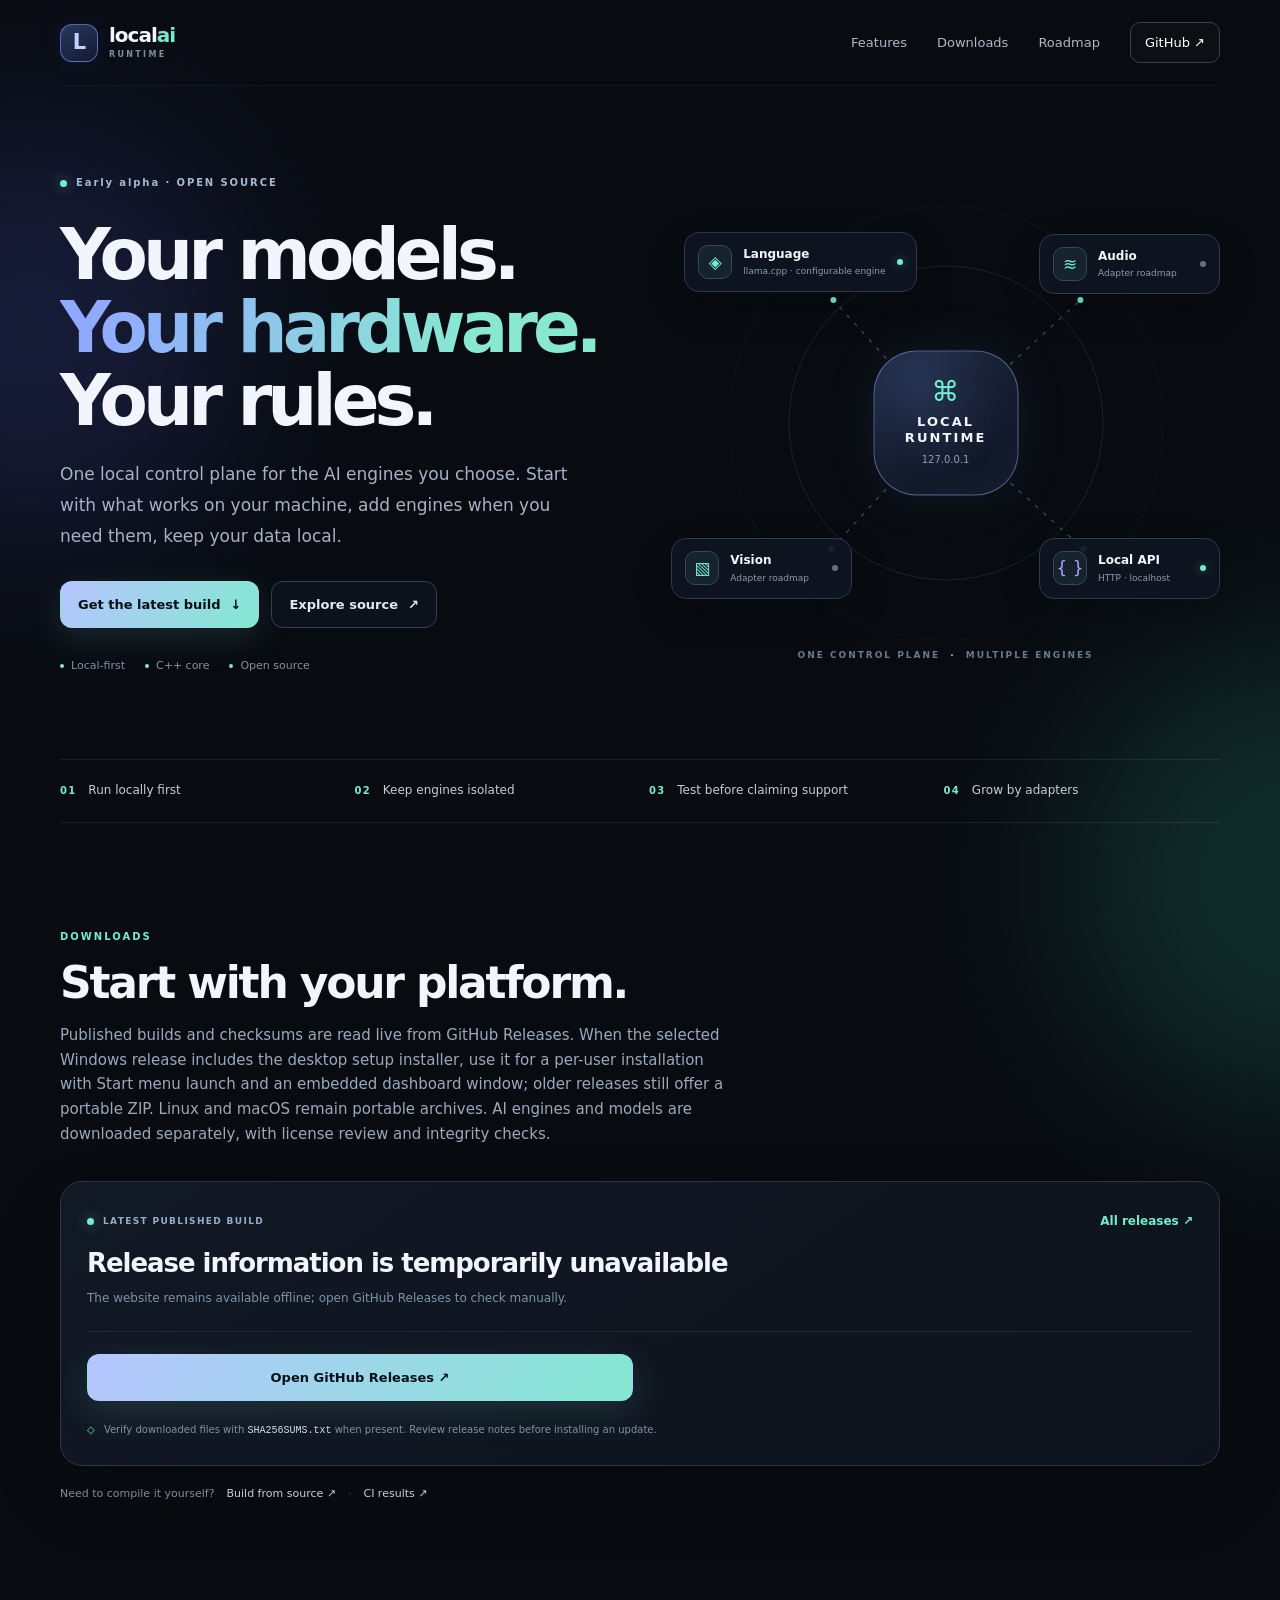
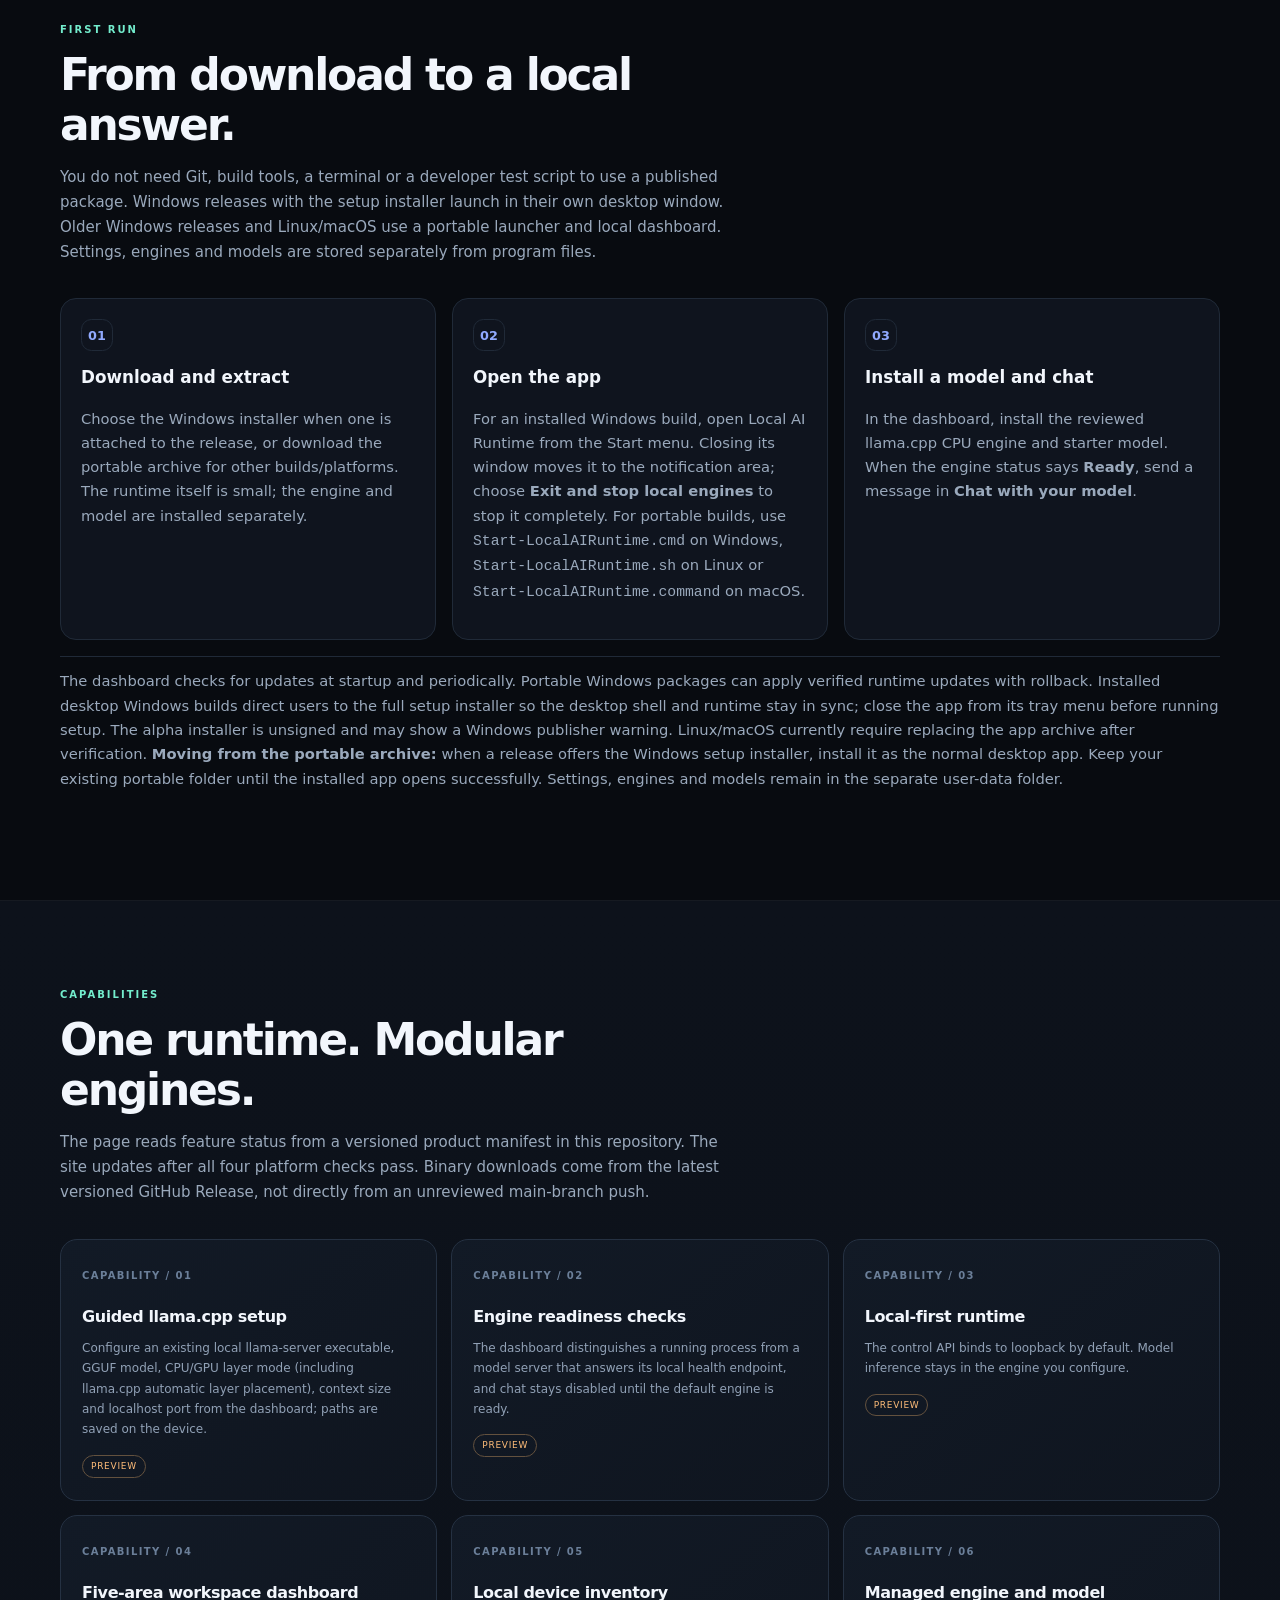
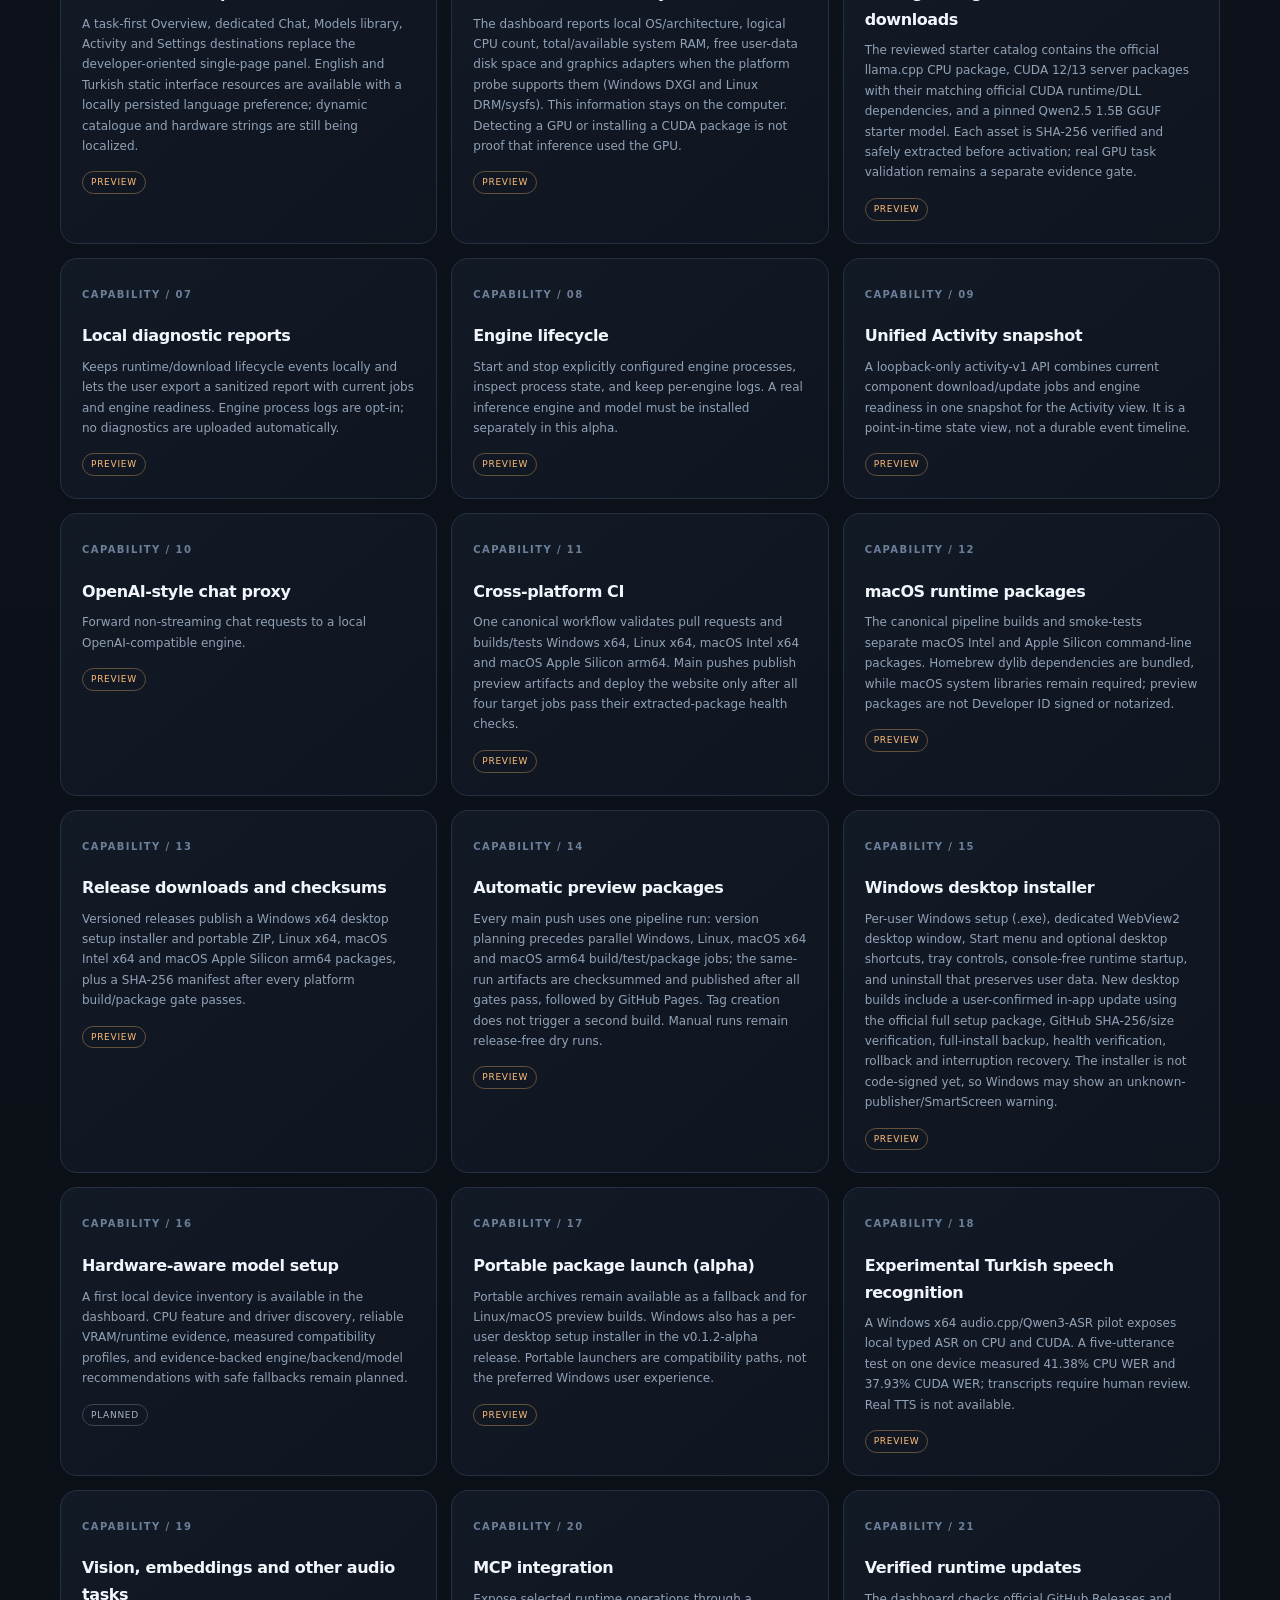
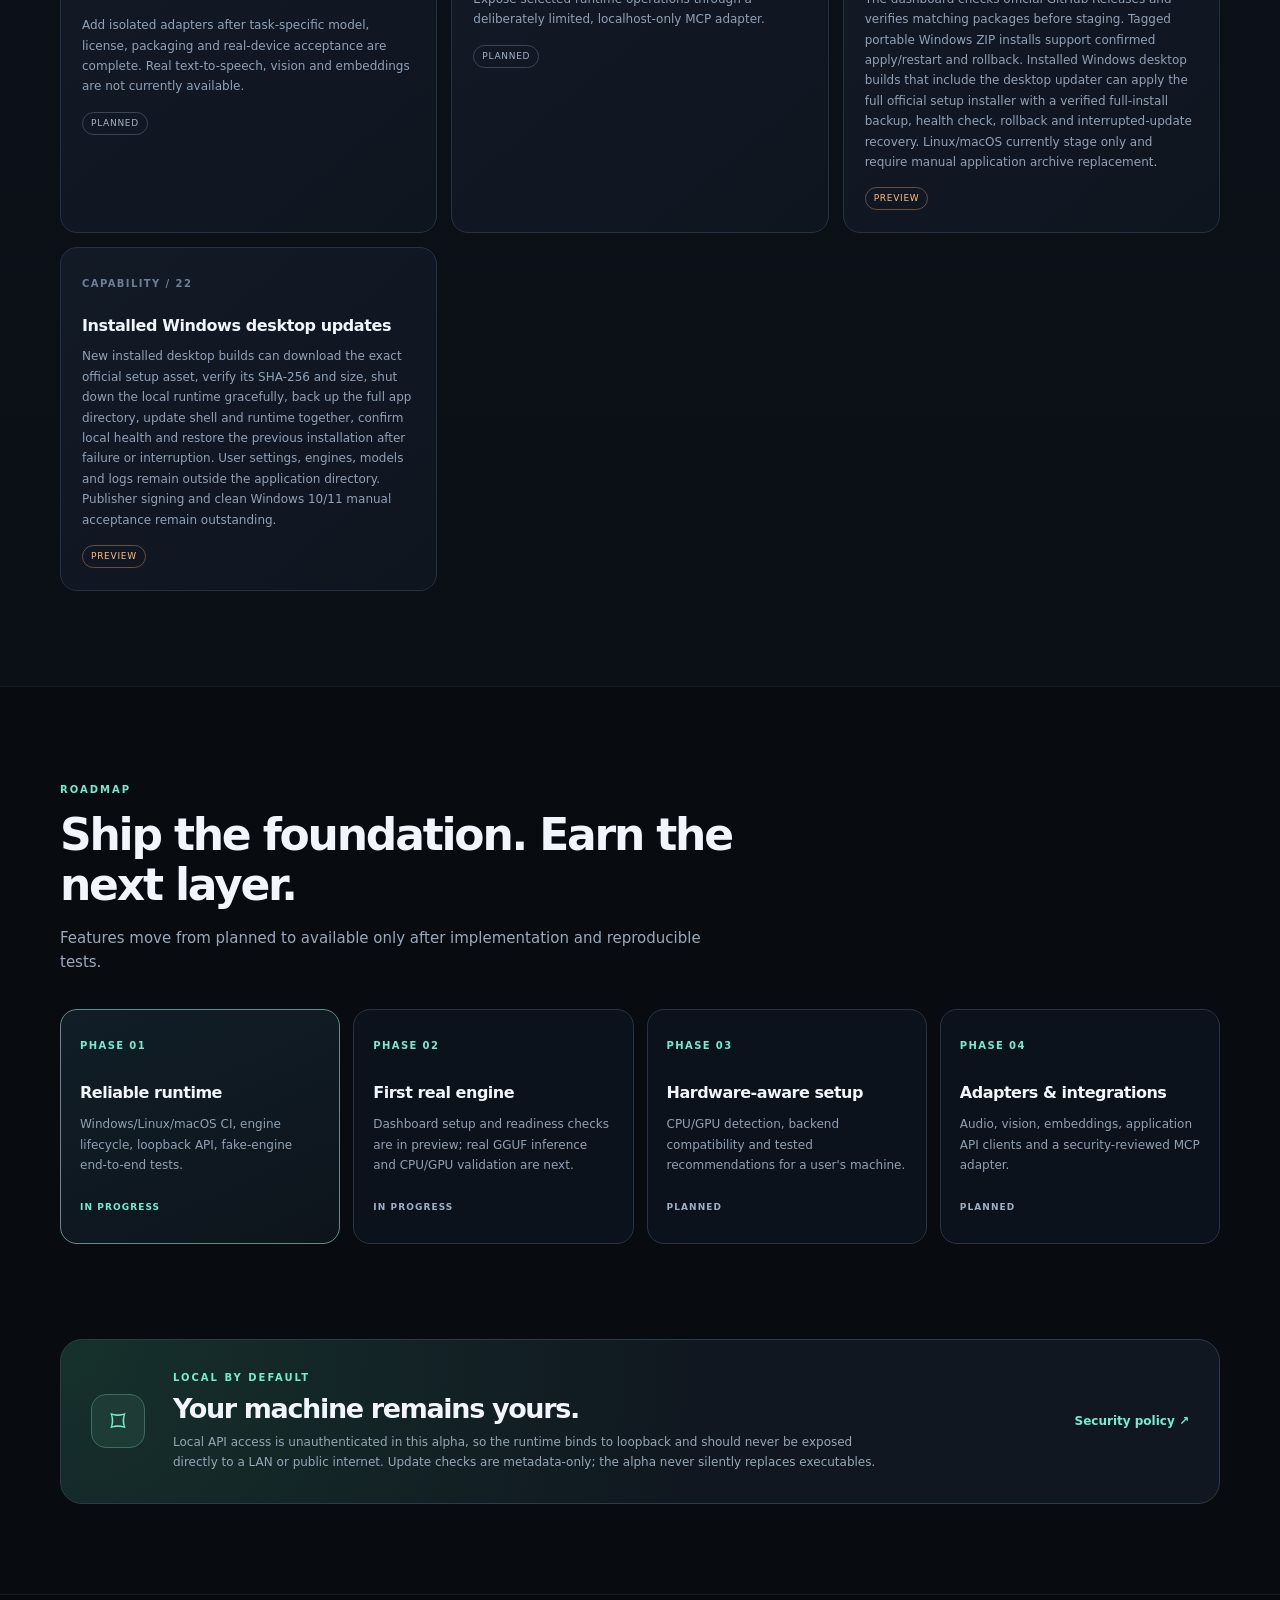
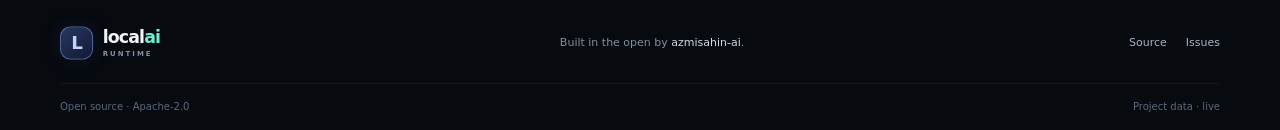
<file: site/index.html>
<!doctype html>
<html lang="en">
<head>
  <meta charset="utf-8">
  <meta name="viewport" content="width=device-width, initial-scale=1">
  <meta name="color-scheme" content="dark">
  <meta name="description" content="Local AI Runtime is a local-first, hardware-aware manager for open AI engines, APIs, and models on your own machine or server.">
  <title>Local AI Runtime — Your models. Your hardware.</title>
  <link rel="icon" href="./assets/favicon.svg" type="image/svg+xml">
  <link rel="stylesheet" href="./styles.css">
  <script src="./app.js" defer></script>
</head>
<body>
  <div class="ambient ambient-one"></div><div class="ambient ambient-two"></div>
  <header class="nav container">
    <a class="brand" href="#top" aria-label="Local AI Runtime home"><span class="brand-mark">L</span><span>local<span class="brand-accent">ai</span><small>RUNTIME</small></span></a>
    <nav aria-label="Main navigation">
      <a href="#features">Features</a><a href="#downloads">Downloads</a><a href="#roadmap">Roadmap</a>
      <a class="nav-github" href="https://github.com/azmisahin-ai/local-ai-runtime" target="_blank" rel="noopener noreferrer">GitHub <span aria-hidden="true">↗</span></a>
    </nav>
  </header>

  <main id="top">
    <section class="hero container">
      <div class="hero-copy">
        <div class="status-line"><span class="pulse"></span><span id="project-status">EARLY ALPHA · OPEN SOURCE</span></div>
        <h1>Your models.<br><span class="gradient-text">Your hardware.</span><br>Your rules.</h1>
        <p class="hero-lede">One local control plane for the AI engines you choose. Start with what works on your machine, add engines when you need them, keep your data local.</p>
        <div class="hero-actions"><a class="button button-primary" href="#downloads">Get the latest build <span aria-hidden="true">↓</span></a><a class="button button-ghost" href="https://github.com/azmisahin-ai/local-ai-runtime" target="_blank" rel="noopener noreferrer">Explore source <span aria-hidden="true">↗</span></a></div>
        <div class="hero-proof"><span><i></i> Local-first</span><span><i></i> C++ core</span><span><i></i> Open source</span></div>
      </div>
      <div class="hero-visual" aria-label="Illustration of local AI runtime control plane">
        <div class="orbit orbit-a"></div><div class="orbit orbit-b"></div>
        <div class="core-node"><div class="core-glyph">⌘</div><strong>LOCAL<br>RUNTIME</strong><small>127.0.0.1</small></div>
        <div class="engine-node node-llm"><span class="node-symbol">◈</span><span><strong>Language</strong><small>llama.cpp · configurable engine</small></span><b class="node-dot"></b></div>
        <div class="engine-node node-audio"><span class="node-symbol">≋</span><span><strong>Audio</strong><small>Adapter roadmap</small></span><b class="node-dot muted"></b></div>
        <div class="engine-node node-vision"><span class="node-symbol">▧</span><span><strong>Vision</strong><small>Adapter roadmap</small></span><b class="node-dot muted"></b></div>
        <div class="engine-node node-api"><span class="node-symbol">{ }</span><span><strong>Local API</strong><small>HTTP · localhost</small></span><b class="node-dot"></b></div>
        <svg class="connectors" viewBox="0 0 540 490" fill="none" aria-hidden="true"><path d="M270 246 L158 122"/><path d="M270 246 L405 122"/><path d="M270 246 L156 371"/><path d="M270 246 L408 371"/><circle cx="270" cy="246" r="4"/><circle cx="158" cy="122" r="3"/><circle cx="405" cy="122" r="3"/><circle cx="156" cy="371" r="3"/><circle cx="408" cy="371" r="3"/></svg>
        <div class="visual-caption">ONE CONTROL PLANE <span>·</span> MULTIPLE ENGINES</div>
      </div>
    </section>

    <section class="signal-strip container" aria-label="Project principles"><div><b>01</b><span>Run locally first</span></div><div><b>02</b><span>Keep engines isolated</span></div><div><b>03</b><span>Test before claiming support</span></div><div><b>04</b><span>Grow by adapters</span></div></section>

    <section id="downloads" class="section container">
      <div class="section-intro"><p class="eyebrow">DOWNLOADS</p><h2>Start with your platform.</h2><p>Published builds and checksums are read live from GitHub Releases. When the selected Windows release includes the desktop setup installer, use it for a per-user installation with Start menu launch and an embedded dashboard window; older releases still offer a portable ZIP. Linux and macOS remain portable archives. AI engines and models are downloaded separately, with license review and integrity checks.</p></div>
      <div class="release-card">
        <div class="release-top"><div><span class="release-label"><span class="pulse"></span> LATEST PUBLISHED BUILD</span><h3 id="latest-version">Checking releases…</h3><p id="latest-meta" class="muted-text">Connecting to GitHub Releases</p></div><a id="all-releases" href="https://github.com/azmisahin-ai/local-ai-runtime/releases" target="_blank" rel="noopener noreferrer" class="text-link">All releases ↗</a></div>
        <div id="download-grid" class="download-grid"><div class="download-option"><span class="platform-icon">⊞</span><div><strong>Windows x64</strong><small>Portable ZIP · model engine not included</small></div><span class="download-wait">Loading</span></div><div class="download-option"><span class="platform-icon">⌁</span><div><strong>Linux x64</strong><small>Portable TAR.GZ · runtime dependencies apply</small></div><span class="download-wait">Loading</span></div><div class="download-option"><span class="platform-icon">⌘</span><div><strong>macOS Intel (x64)</strong><small>Portable TAR.GZ · not notarized</small></div><span class="download-wait">Loading</span></div><div class="download-option"><span class="platform-icon">⌘</span><div><strong>macOS Apple Silicon (arm64)</strong><small>Portable TAR.GZ · not notarized</small></div><span class="download-wait">Loading</span></div></div>
        <p class="checksum-note"><span aria-hidden="true">◇</span> Verify downloaded files with <code>SHA256SUMS.txt</code> when present. Review release notes before installing an update.</p>
      </div>
      <div class="download-footnote"><span>Need to compile it yourself?</span><a href="https://github.com/azmisahin-ai/local-ai-runtime#build-from-source" target="_blank" rel="noopener noreferrer">Build from source ↗</a><span class="bullet">·</span><a href="https://github.com/azmisahin-ai/local-ai-runtime/actions" target="_blank" rel="noopener noreferrer">CI results ↗</a></div>
    </section>

    <section id="quick-start" class="section container quick-start-section">
      <div class="section-intro"><p class="eyebrow">FIRST RUN</p><h2>From download to a local answer.</h2><p>You do not need Git, build tools, a terminal or a developer test script to use a published package. Windows releases with the setup installer launch in their own desktop window. Older Windows releases and Linux/macOS use a portable launcher and local dashboard. Settings, engines and models are stored separately from program files.</p></div>
      <div class="quick-start-grid">
        <article class="quick-start-card"><span class="quick-step">01</span><h3>Download and extract</h3><p>Choose the Windows installer when one is attached to the release, or download the portable archive for other builds/platforms. The runtime itself is small; the engine and model are installed separately.</p></article>
        <article class="quick-start-card"><span class="quick-step">02</span><h3>Open the app</h3><p>For an installed Windows build, open Local AI Runtime from the Start menu. Closing its window moves it to the notification area; choose <strong>Exit and stop local engines</strong> to stop it completely. For portable builds, use <code>Start-LocalAIRuntime.cmd</code> on Windows, <code>Start-LocalAIRuntime.sh</code> on Linux or <code>Start-LocalAIRuntime.command</code> on macOS.</p></article>
        <article class="quick-start-card"><span class="quick-step">03</span><h3>Install a model and chat</h3><p>In the dashboard, install the reviewed llama.cpp CPU engine and starter model. When the engine status says <strong>Ready</strong>, send a message in <strong>Chat with your model</strong>.</p></article>
      </div>
      <p class="quick-start-note">The dashboard checks for updates at startup and periodically. Portable Windows packages can apply verified runtime updates with rollback. Installed desktop Windows builds direct users to the full setup installer so the desktop shell and runtime stay in sync; close the app from its tray menu before running setup. The alpha installer is unsigned and may show a Windows publisher warning. Linux/macOS currently require replacing the app archive after verification. <strong>Moving from the portable archive:</strong> when a release offers the Windows setup installer, install it as the normal desktop app. Keep your existing portable folder until the installed app opens successfully. Settings, engines and models remain in the separate user-data folder.</p>
    </section>

    <section id="features" class="section section-alt">
      <div class="container">
        <div class="section-intro"><p class="eyebrow">CAPABILITIES</p><h2>One runtime. Modular engines.</h2><p>The page reads feature status from a versioned product manifest in this repository. The site updates after all four platform checks pass. Binary downloads come from the latest versioned GitHub Release, not directly from an unreviewed main-branch push.</p></div>
        <div id="feature-grid" class="feature-grid"><div class="feature-card skeleton"></div><div class="feature-card skeleton"></div><div class="feature-card skeleton"></div></div>
      </div>
    </section>

    <section id="roadmap" class="section container roadmap-section">
      <div class="section-intro"><p class="eyebrow">ROADMAP</p><h2>Ship the foundation. Earn the next layer.</h2><p>Features move from planned to available only after implementation and reproducible tests.</p></div>
      <div class="roadmap-grid">
        <article class="roadmap-step current"><span class="step-no">PHASE 01</span><h3>Reliable runtime</h3><p>Windows/Linux/macOS CI, engine lifecycle, loopback API, fake-engine end-to-end tests.</p><span class="phase-status">IN PROGRESS</span></article>
        <article class="roadmap-step"><span class="step-no">PHASE 02</span><h3>First real engine</h3><p>Dashboard setup and readiness checks are in preview; real GGUF inference and CPU/GPU validation are next.</p><span class="phase-status">IN PROGRESS</span></article>
        <article class="roadmap-step"><span class="step-no">PHASE 03</span><h3>Hardware-aware setup</h3><p>CPU/GPU detection, backend compatibility and tested recommendations for a user's machine.</p><span class="phase-status">PLANNED</span></article>
        <article class="roadmap-step"><span class="step-no">PHASE 04</span><h3>Adapters & integrations</h3><p>Audio, vision, embeddings, application API clients and a security-reviewed MCP adapter.</p><span class="phase-status">PLANNED</span></article>
      </div>
    </section>

    <section class="section safety-section"><div class="container safety-card"><div class="safety-icon">⌑</div><div><p class="eyebrow">LOCAL BY DEFAULT</p><h2>Your machine remains yours.</h2><p>Local API access is unauthenticated in this alpha, so the runtime binds to loopback and should never be exposed directly to a LAN or public internet. Update checks are metadata-only; the alpha never silently replaces executables.</p></div><a href="https://github.com/azmisahin-ai/local-ai-runtime/blob/main/SECURITY.md" target="_blank" rel="noopener noreferrer" class="text-link">Security policy ↗</a></div></section>
  </main>

  <footer class="site-footer"><div class="container footer-inner"><a class="brand" href="#top"><span class="brand-mark">L</span><span>local<span class="brand-accent">ai</span><small>RUNTIME</small></span></a><p>Built in the open by <a href="https://github.com/azmisahin-ai" target="_blank" rel="noopener noreferrer">azmisahin-ai</a>.</p><div><a href="https://github.com/azmisahin-ai/local-ai-runtime" target="_blank" rel="noopener noreferrer">Source</a><a href="https://github.com/azmisahin-ai/local-ai-runtime/issues" target="_blank" rel="noopener noreferrer">Issues</a></div></div><div class="container footer-bottom"><span>Open source · Apache-2.0</span><span id="site-updated">Project data loads from this repository</span></div></footer>
</body>
</html>
</file>
<file: site/styles.css>
:root{color-scheme:dark;--bg:#080b10;--panel:#101620;--panel2:#0d121b;--line:#202a38;--text:#f2f6fc;--muted:#9aa9bc;--accent:#91aaff;--mint:#73edcd;--violet:#b2a2ff;--orange:#ffbd79;--radius:22px;font-family:Inter,ui-sans-serif,system-ui,-apple-system,BlinkMacSystemFont,"Segoe UI",sans-serif}*{box-sizing:border-box}html{scroll-behavior:smooth}body{margin:0;background:var(--bg);color:var(--text);font-size:15px;line-height:1.65;overflow-x:hidden}a{color:inherit}.container{width:min(1160px,calc(100% - 48px));margin-inline:auto}.ambient{position:absolute;pointer-events:none;filter:blur(95px);opacity:.17;border-radius:50%;z-index:-1}.ambient-one{width:420px;height:420px;left:-180px;top:120px;background:#5e72ff}.ambient-two{width:460px;height:460px;right:-250px;top:650px;background:#3dd7b0}.nav{height:86px;display:flex;align-items:center;justify-content:space-between;border-bottom:1px solid #ffffff0c}.brand{display:inline-flex;align-items:center;gap:11px;text-decoration:none;font-weight:800;letter-spacing:-.05em;font-size:20px;line-height:1.05}.brand-mark{width:38px;height:38px;display:grid;place-items:center;border:1px solid #8da5ff8c;background:linear-gradient(145deg,#263861,#121a31);border-radius:12px;color:#c2d0ff;font-size:21px;box-shadow:0 0 25px #5d7aff1a}.brand-accent{color:var(--mint)}.brand small{display:block;font-size:8px;letter-spacing:.29em;font-weight:700;color:#7f90a5;margin-top:5px}.nav nav{display:flex;align-items:center;gap:30px}.nav nav a{color:#adbacb;text-decoration:none;font-size:13px;transition:color .2s}.nav nav a:hover{color:white}.nav nav .nav-github{color:#fff;border:1px solid #364153;padding:9px 14px;border-radius:10px;background:#ffffff04}.hero{display:grid;grid-template-columns:1.02fr .98fr;align-items:center;gap:40px;padding-top:84px;padding-bottom:80px;min-height:560px}.status-line,.release-label,.hero-proof span{display:inline-flex;align-items:center;gap:9px}.status-line{color:#a5b9d5;font-size:10px;letter-spacing:.19em;font-weight:800}.pulse{height:7px;width:7px;border-radius:50%;background:var(--mint);display:inline-block;box-shadow:0 0 14px #73edcd9c}.hero h1{font-size:clamp(47px,5.5vw,72px);line-height:1.04;letter-spacing:-.07em;margin:24px 0 21px;font-weight:750}.gradient-text{background:linear-gradient(100deg,#91aaff 8%,#89e8d2 75%);background-clip:text;-webkit-background-clip:text;color:transparent}.hero-lede{max-width:530px;color:#a5b2c5;font-size:17px;line-height:1.8;margin:0}.hero-actions{display:flex;gap:12px;flex-wrap:wrap;margin-top:30px}.button{min-height:47px;display:inline-flex;align-items:center;justify-content:center;gap:10px;padding:0 17px;border-radius:12px;font-weight:700;font-size:13px;text-decoration:none;border:1px solid transparent;transition:transform .18s,border-color .18s,background .18s;cursor:pointer}.button:hover{transform:translateY(-2px)}.button-primary{background:linear-gradient(120deg,#b6c5ff,#83e8d1);color:#071017;box-shadow:0 10px 35px #82d7d026}.button-ghost{border-color:#344054;color:#e2e9f5;background:#0c121c}.hero-proof{display:flex;gap:20px;flex-wrap:wrap;margin-top:29px;color:#8192a8;font-size:11px}.hero-proof span{gap:7px}.hero-proof i{width:4px;height:4px;border-radius:50%;background:#85e2ce}.hero-visual{height:490px;position:relative;isolation:isolate}.orbit{position:absolute;top:50%;left:50%;border:1px solid #9aafff22;border-radius:50%;transform:translate(-50%,-50%)}.orbit-a{height:315px;width:315px}.orbit-b{height:435px;width:435px;border-style:dashed;border-color:#80dcca15}.core-node{position:absolute;z-index:2;top:50%;left:50%;transform:translate(-50%,-50%);height:145px;width:145px;border:1px solid #9bafff7a;border-radius:43px;background:radial-gradient(circle at 30% 20%,#273454,#111827 67%);display:flex;align-items:center;justify-content:center;flex-direction:column;box-shadow:0 0 55px #8ba3ff18,inset 0 0 40px #8daaff0d}.core-glyph{font-size:28px;color:var(--mint);line-height:1}.core-node strong{letter-spacing:.16em;font-size:13px;line-height:1.25;text-align:center;margin-top:8px}.core-node small{font-size:10px;color:#90a0b4;margin-top:6px}.connectors{position:absolute;inset:0;width:100%;height:100%;z-index:-1}.connectors path{stroke:#82e6d25b;stroke-width:1.15;stroke-dasharray:4 7}.connectors circle{fill:var(--mint)}.engine-node{position:absolute;display:flex;align-items:center;gap:11px;padding:12px 13px;background:#0e1520eF;border:1px solid #2c394b;border-radius:15px;min-width:181px;box-shadow:0 15px 40px #0003}.engine-node strong,.engine-node small{display:block}.engine-node strong{font-size:12px}.engine-node small{font-size:9px;color:#889bb2;white-space:nowrap}.node-symbol{display:grid;place-items:center;height:34px;width:34px;border:1px solid #35465d;border-radius:10px;color:var(--mint);font-size:17px;background:#17222f}.node-dot{margin-left:auto;flex:0 0 6px;width:6px;height:6px;background:var(--mint);border-radius:50%;box-shadow:0 0 10px #73edcd75}.node-dot.muted{background:#627084;box-shadow:none}.node-llm{top:54px;left:13px}.node-audio{top:56px;right:0}.node-vision{bottom:69px;left:0}.node-api{bottom:69px;right:0}.node-api .node-symbol{color:var(--violet)}.visual-caption{position:absolute;bottom:5px;left:0;right:0;text-align:center;font-size:9px;letter-spacing:.22em;font-weight:800;color:#687a92}.visual-caption span{color:var(--mint);padding:0 5px}.signal-strip{display:grid;grid-template-columns:repeat(4,1fr);margin-top:4px;margin-bottom:78px;border-block:1px solid #ffffff13;padding:21px 0;gap:18px}.signal-strip div{display:flex;align-items:center;gap:12px;font-size:12px;color:#c3cedc}.signal-strip b{font-size:10px;color:var(--mint);letter-spacing:.12em}.section{padding:28px 0 94px}.section-alt{padding:86px 0 95px;background:linear-gradient(180deg,#0d121b,#0b1017);border-block:1px solid #ffffff0b}.section-intro{max-width:680px;margin-bottom:34px}.eyebrow{font-size:10px;letter-spacing:.2em;font-weight:800;color:var(--mint);margin:0 0 12px}.section-intro h2,.safety-card h2{font-size:clamp(30px,3.5vw,44px);line-height:1.14;letter-spacing:-.05em;margin:0 0 15px}.section-intro>p:last-child{color:#9aa9bc;max-width:670px;margin:0}.release-card{border:1px solid #2b3646;border-radius:var(--radius);background:linear-gradient(145deg,#111925,#0d131c);padding:26px;box-shadow:0 30px 75px #0002}.release-top{display:flex;align-items:flex-start;justify-content:space-between;gap:20px;padding-bottom:22px;border-bottom:1px solid #ffffff13}.release-label{font-size:9px;font-weight:800;letter-spacing:.15em;color:#98adc9}.release-top h3{margin:10px 0 4px;font-size:26px;letter-spacing:-.04em}.muted-text{margin:0;color:#7f91a8;font-size:12px}.text-link{font-size:12px;color:var(--mint);text-decoration:none;font-weight:700}.text-link:hover{text-decoration:underline}.release-top>.text-link{margin-top:4px;white-space:nowrap}.download-grid{display:grid;grid-template-columns:1fr 1fr;gap:14px;padding:22px 0 16px}.download-option{display:flex;align-items:center;gap:12px;padding:15px;border:1px solid #2b3747;background:#0d141e;border-radius:15px;min-width:0}.platform-icon{display:grid;place-items:center;flex:0 0 39px;height:39px;border:1px solid #394962;background:#192438;border-radius:11px;font-size:20px;color:#a8bcff}.download-option div{min-width:0;flex:1}.download-option strong,.download-option small{display:block}.download-option strong{font-size:12px}.download-option small{font-size:10px;color:#7f91a7;line-height:1.5;margin-top:3px}.download-option .button{min-height:35px;padding:0 11px;font-size:11px;white-space:nowrap}.download-wait{font-size:11px;color:#6e8199}.checksum-note{font-size:10px;color:#8091a7;margin:5px 0 0}.checksum-note span{color:var(--mint);padding-right:6px}.checksum-note code{color:#d3def0}.download-footnote{display:flex;gap:12px;align-items:center;flex-wrap:wrap;margin-top:19px;font-size:11px;color:#7d8ca1}.download-footnote a{color:#c1d0e4;text-decoration:none}.download-footnote a:hover{color:var(--mint)}.bullet{color:#3e4b5e}.feature-grid{display:grid;grid-template-columns:repeat(3,1fr);gap:14px}.feature-card{padding:22px 21px;border:1px solid #253142;border-radius:17px;background:linear-gradient(140deg,#121a26,#0f151f);min-height:177px}.feature-card .feature-index{font-size:10px;letter-spacing:.14em;color:#6b7f99;font-weight:800}.feature-card h3{margin:18px 0 7px;font-size:16px;letter-spacing:-.025em}.feature-card p{font-size:12px;line-height:1.7;color:#91a1b6;margin:0}.feature-status{display:inline-flex;border:1px solid #36584f;border-radius:99px;padding:3px 8px;margin-top:15px;color:var(--mint);font-size:9px;letter-spacing:.08em;text-transform:uppercase}.feature-status.planned{color:#a8b5c8;border-color:#3a4555}.feature-status.preview{color:var(--orange);border-color:#63513e}.skeleton{background:linear-gradient(110deg,#111823 8%,#1a2330 18%,#111823 33%);background-size:200% 100%;animation:shine 1.5s linear infinite;min-height:177px}@keyframes shine{to{background-position-x:-200%}}.roadmap-section{padding-top:95px;padding-bottom:95px}.roadmap-grid{display:grid;grid-template-columns:repeat(4,1fr);gap:13px}.roadmap-step{position:relative;min-height:235px;padding:22px 19px;border:1px solid #283444;border-radius:17px;background:#0c121b}.roadmap-step.current{border-color:#658a8b;background:linear-gradient(155deg,#111e27,#0d141c)}.step-no{font-size:10px;letter-spacing:.14em;color:var(--mint);font-weight:800}.roadmap-step h3{font-size:16px;margin:23px 0 8px;letter-spacing:-.03em}.roadmap-step p{font-size:12px;color:#91a0b4;line-height:1.7;margin:0 0 18px}.phase-status{display:inline-flex;color:#a0afc3;font-size:9px;letter-spacing:.12em;font-weight:800}.current .phase-status{color:var(--mint)}.safety-section{padding:0 0 90px}.safety-card{display:grid;grid-template-columns:60px 1fr auto;align-items:center;gap:22px;padding:30px;border:1px solid #2b3b48;border-radius:var(--radius);background:radial-gradient(circle at 0% 0%,#16312c,#101720 55%)}.safety-icon{height:54px;width:54px;display:grid;place-items:center;border-radius:15px;background:#1e3b36;border:1px solid #3e6e63;color:var(--mint);font-size:30px}.safety-card h2{font-size:27px;margin-bottom:9px}.safety-card p:not(.eyebrow){max-width:710px;color:#95a7b6;font-size:12px;margin:0}.safety-card .eyebrow{margin-bottom:7px}.site-footer{border-top:1px solid #ffffff12;padding:28px 0 18px;background:#070a0f}.footer-inner,.footer-bottom{display:flex;align-items:center;justify-content:space-between;gap:18px}.footer-inner .brand{transform:scale(.87);transform-origin:left center}.footer-inner p,.footer-inner>div,.footer-bottom{font-size:11px;color:#8090a5}.footer-inner p a{color:#d1dceb;text-decoration:none}.footer-inner>div{display:flex;gap:19px}.footer-inner>div a{color:#a6b5c8;text-decoration:none}.footer-bottom{margin-top:20px;padding-top:15px;border-top:1px solid #ffffff0b;font-size:10px;color:#59697f}.empty-state{grid-column:1/-1;padding:22px;color:#94a4b7;background:#0c121b;border:1px dashed #2d3948;border-radius:14px;font-size:12px}.status-note{color:#a4b2c5;font-size:12px}.error-text{color:#ffbba9}
@media(max-width:950px){.hero{grid-template-columns:1fr;padding-top:66px}.hero-copy{max-width:720px}.hero-visual{max-width:540px;width:100%;margin:5px auto 0}.feature-grid{grid-template-columns:repeat(2,1fr)}.roadmap-grid{grid-template-columns:repeat(2,1fr)}.safety-card{grid-template-columns:55px 1fr}.safety-card>.text-link{grid-column:2}}
@media(max-width:620px){.container{width:min(100% - 30px,1160px)}.nav{height:72px}.nav nav{gap:14px}.nav nav>a:not(.nav-github){display:none}.hero{padding-top:58px;padding-bottom:42px;gap:18px}.hero h1{font-size:48px}.hero-lede{font-size:15px}.hero-visual{height:390px;transform:scale(.91);transform-origin:top center;margin-bottom:-25px}.orbit-a{width:260px;height:260px}.orbit-b{width:365px;height:365px}.core-node{width:124px;height:124px;border-radius:35px}.node-llm{top:28px;left:-3px}.node-audio{top:27px;right:-3px}.node-vision{bottom:32px;left:-6px}.node-api{bottom:32px;right:-5px}.engine-node{min-width:160px;padding:10px 9px;gap:8px}.engine-node small{font-size:8px}.node-symbol{height:29px;width:29px}.signal-strip{grid-template-columns:1fr 1fr;margin-bottom:50px;gap:17px 9px}.section{padding-bottom:70px}.section-alt,.roadmap-section{padding-top:70px;padding-bottom:70px}.download-grid{grid-template-columns:1fr}.release-card{padding:18px}.release-top{align-items:flex-start}.release-top h3{font-size:22px}.feature-grid,.roadmap-grid{grid-template-columns:1fr}.feature-card{min-height:0}.roadmap-step{min-height:0}.safety-card{grid-template-columns:1fr;padding:23px}.safety-card>.text-link{grid-column:1}.footer-inner{flex-wrap:wrap}.footer-inner p{order:3;flex-basis:100%;margin:0}.footer-bottom{align-items:flex-start;flex-direction:column;gap:4px}.download-option{flex-wrap:wrap}.download-option .button{margin-left:auto}}
.release-notes{border-top:1px solid #ffffff10;padding-top:14px;margin-top:4px}.release-notes summary{font-size:11px;color:#aebed0;cursor:pointer}.release-body{white-space:pre-wrap;max-height:260px;overflow:auto;font:11px/1.65 ui-monospace,SFMono-Regular,Consolas,monospace;color:#8ea0b6}


.quick-start-section { padding-top: 1.5rem; }
.quick-start-grid { display: grid; grid-template-columns: repeat(3, minmax(0, 1fr)); gap: 1rem; }
.quick-start-card { padding: 1.25rem; border: 1px solid var(--line, #293141); border-radius: 1rem; background: color-mix(in srgb, var(--panel, #171d28) 88%, transparent); }
.quick-step { display: inline-flex; align-items: center; justify-content: center; width: 2rem; height: 2rem; margin-bottom: .8rem; border: 1px solid var(--line, #293141); border-radius: .65rem; color: var(--accent, #8bb6ff); font-size: .8rem; font-weight: 800; }
.quick-start-card h3 { margin: 0 0 .5rem; font-size: 1.05rem; }
.quick-start-card p, .quick-start-note { color: var(--muted, #9aa8bc); font-size: .92rem; }
.quick-start-card code { overflow-wrap: anywhere; }
.quick-start-note { margin-top: 1rem; padding-top: .8rem; border-top: 1px solid var(--line, #293141); }
@media (max-width: 820px) { .quick-start-grid { grid-template-columns: 1fr; } }
</file>
